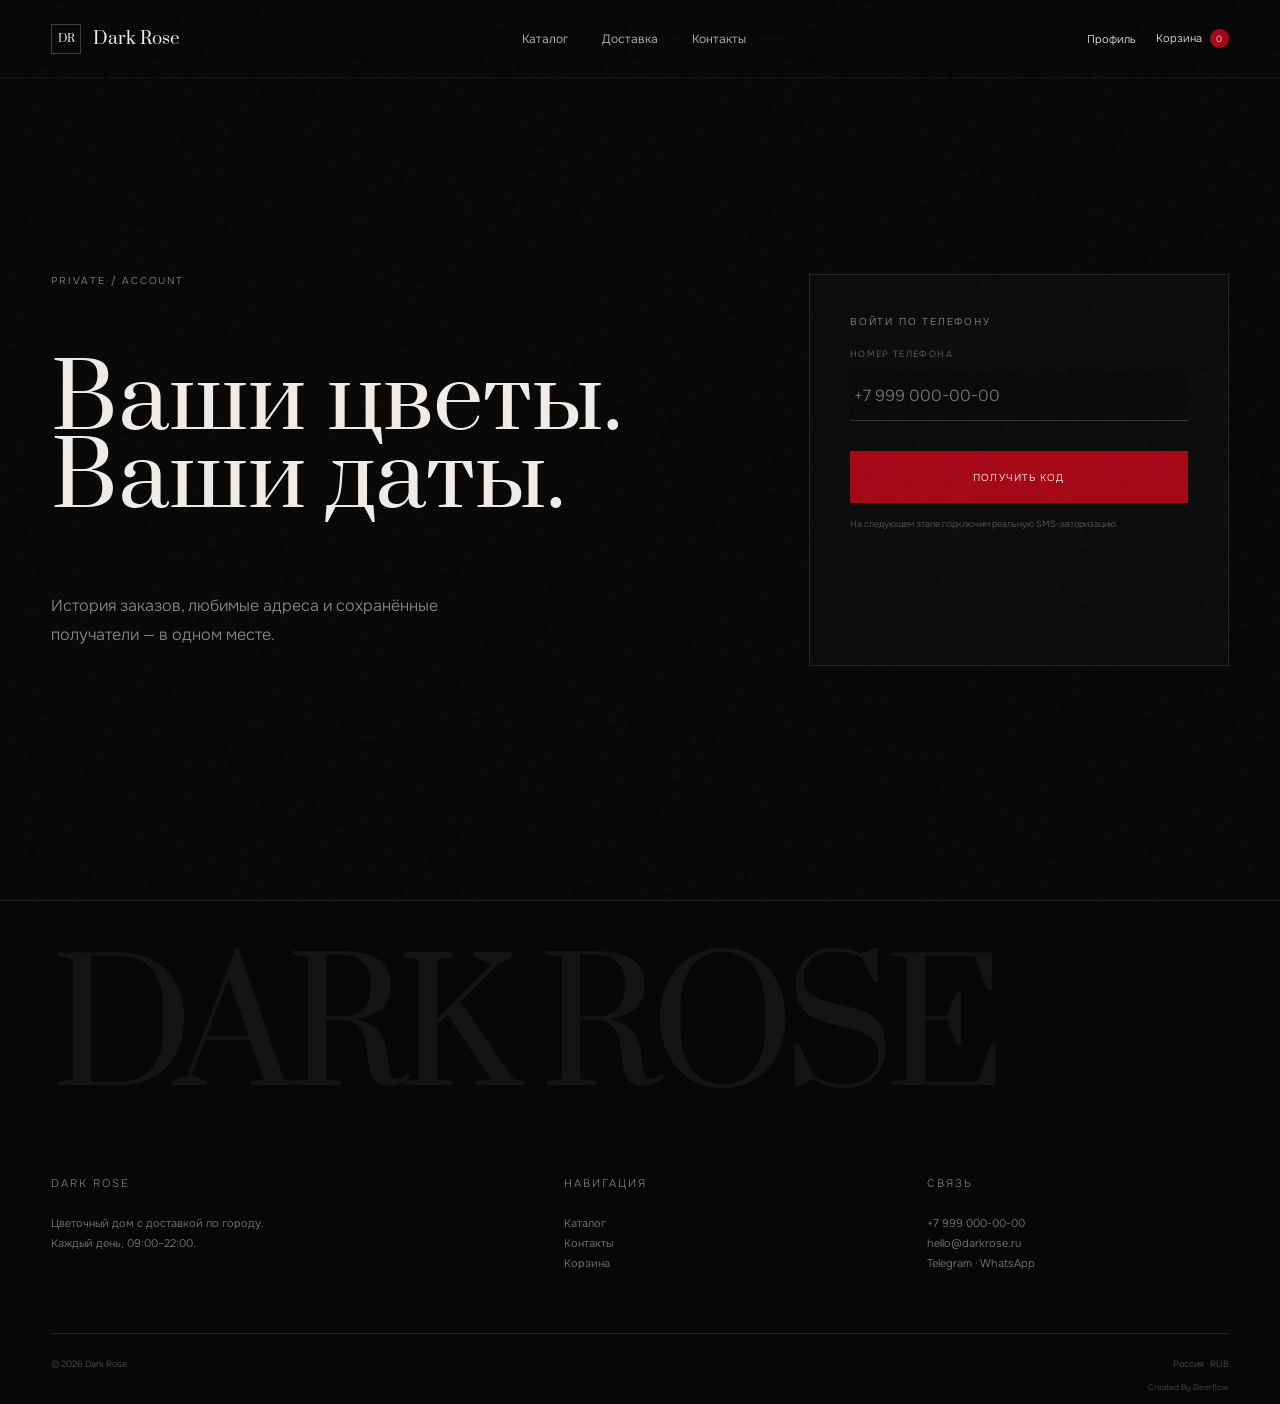
<file: account.html>
<!doctype html>
<html lang="ru">
<head>
  <meta charset="UTF-8" />
  <meta name="viewport" content="width=device-width, initial-scale=1.0" />
  <meta name="theme-color" content="#070707" />
  <title>Личный кабинет — Dark Rose</title>
  <link rel="preconnect" href="https://fonts.googleapis.com">
  <link rel="preconnect" href="https://fonts.gstatic.com" crossorigin>
  <link href="https://fonts.googleapis.com/css2?family=Onest:wght@300;400;500;600&family=Prata&display=swap" rel="stylesheet">
  <link rel="stylesheet" href="./assets/styles.css" />
</head>
<body data-page="account">
  <div id="app"></div>
  <script type="module" src="./assets/app.js"></script>
</body>
</html>
</file>
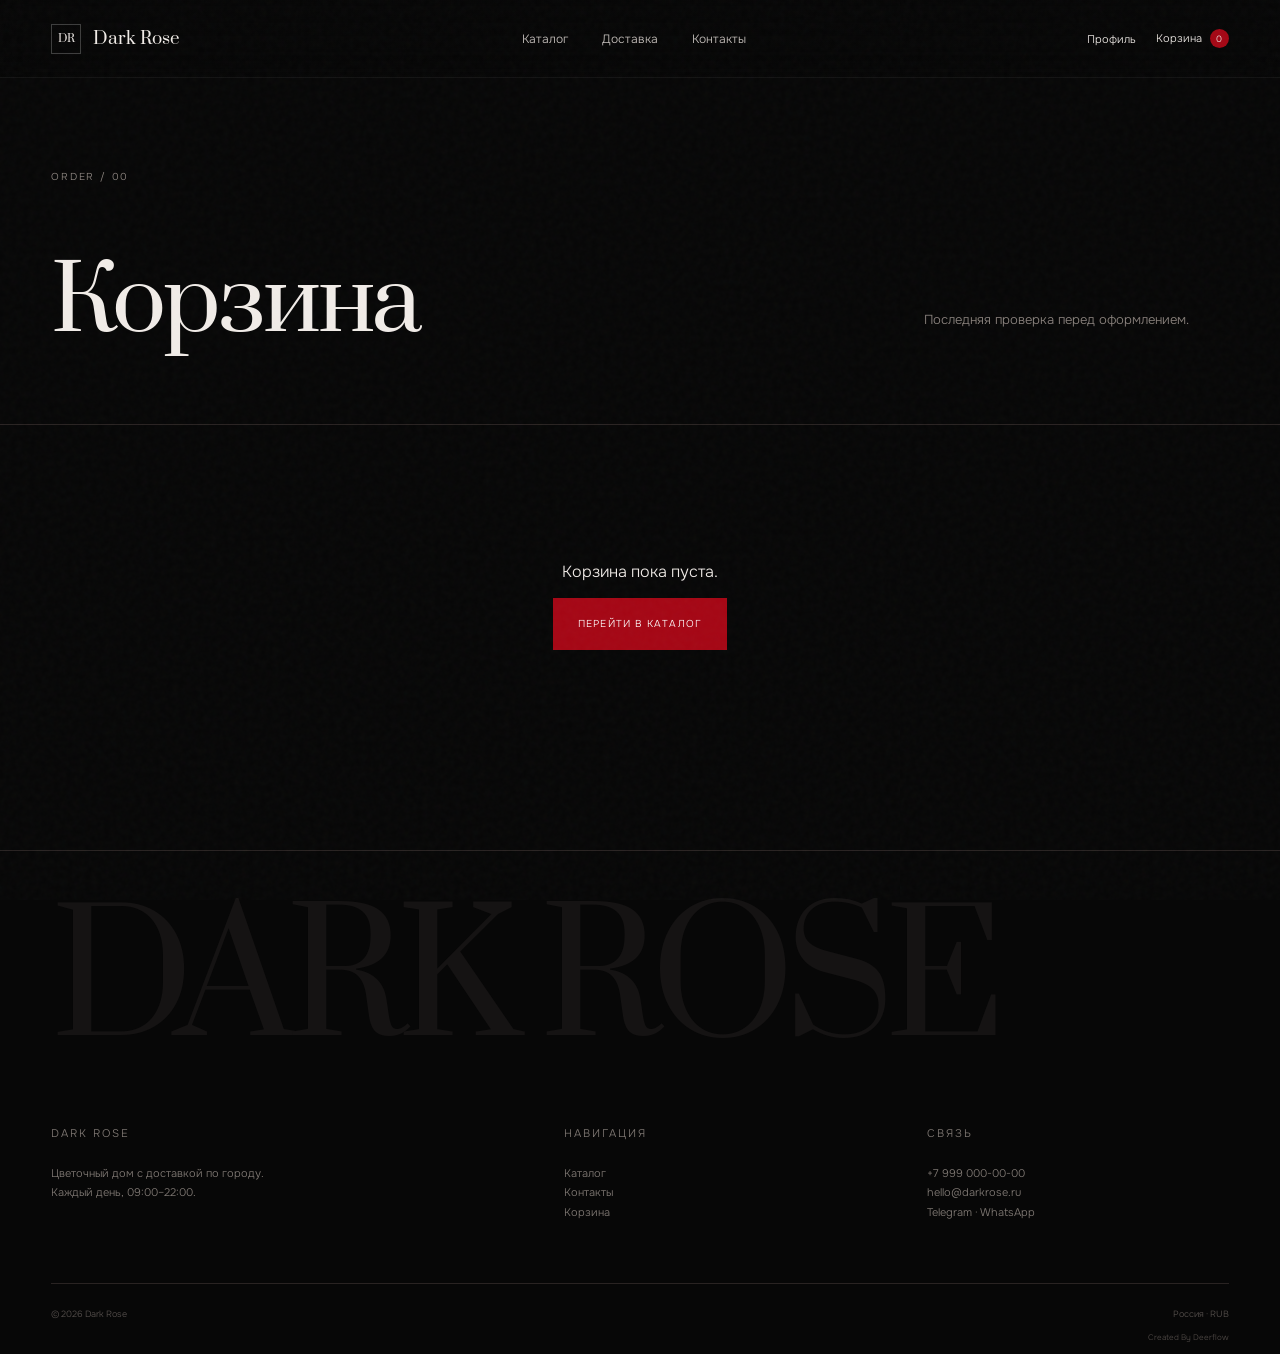
<file: cart.html>
<!doctype html>
<html lang="ru">
<head>
  <meta charset="UTF-8" />
  <meta name="viewport" content="width=device-width, initial-scale=1.0" />
  <meta name="theme-color" content="#070707" />
  <title>Корзина — Dark Rose</title>
  <link rel="preconnect" href="https://fonts.googleapis.com">
  <link rel="preconnect" href="https://fonts.gstatic.com" crossorigin>
  <link href="https://fonts.googleapis.com/css2?family=Onest:wght@300;400;500;600&family=Prata&display=swap" rel="stylesheet">
  <link rel="stylesheet" href="./assets/styles.css" />
</head>
<body data-page="cart">
  <div id="app"></div>
  <script type="module" src="./assets/app.js"></script>
</body>
</html>
</file>
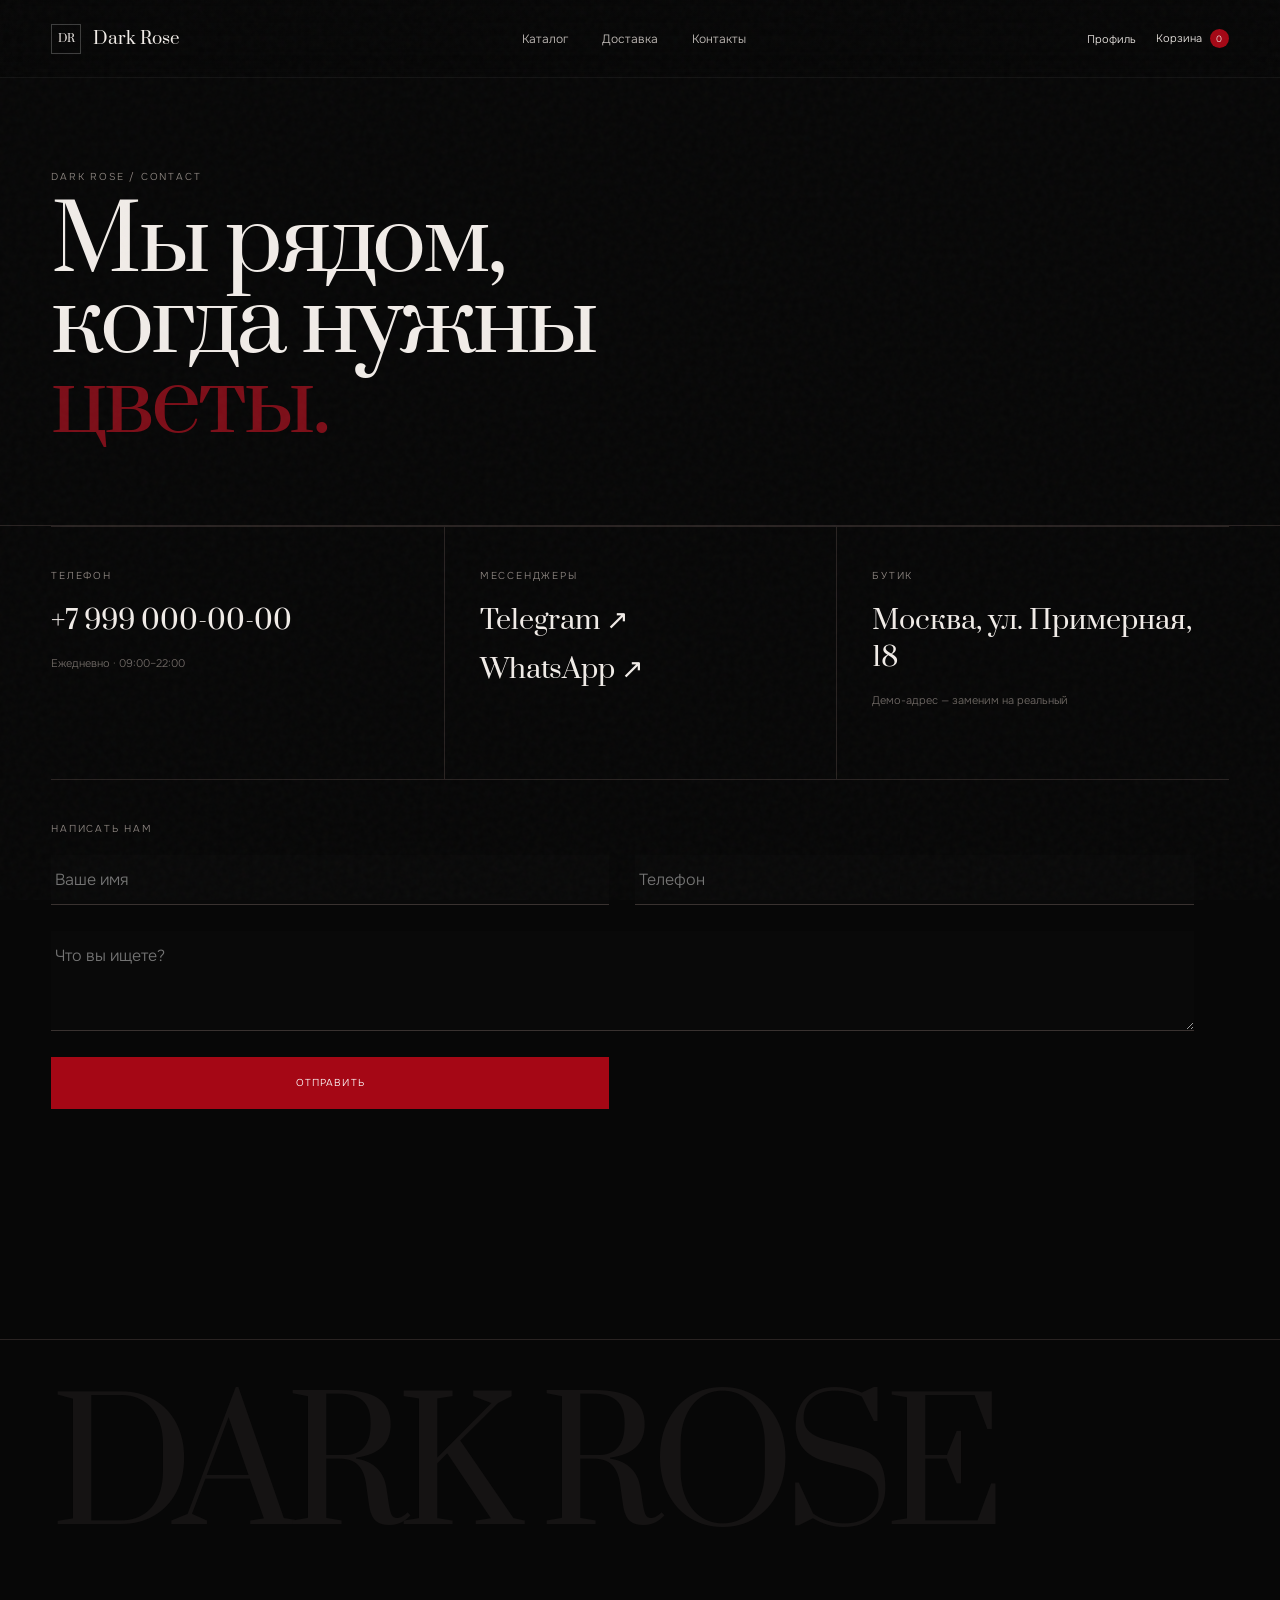
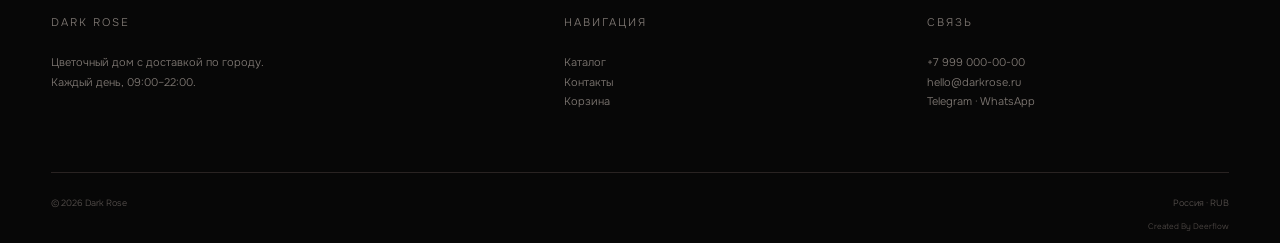
<file: contacts.html>
<!doctype html>
<html lang="ru">
<head>
  <meta charset="UTF-8" />
  <meta name="viewport" content="width=device-width, initial-scale=1.0" />
  <meta name="theme-color" content="#070707" />
  <title>Контакты — Dark Rose</title>
  <link rel="preconnect" href="https://fonts.googleapis.com">
  <link rel="preconnect" href="https://fonts.gstatic.com" crossorigin>
  <link href="https://fonts.googleapis.com/css2?family=Onest:wght@300;400;500;600&family=Prata&display=swap" rel="stylesheet">
  <link rel="stylesheet" href="./assets/styles.css" />
</head>
<body data-page="contacts">
  <div id="app"></div>
  <script type="module" src="./assets/app.js"></script>
</body>
</html>
</file>
<file: assets/styles.css>
:root{--bg:#070707;--ink:#f1ece8;--muted:#918984;--line:#292322;--red:#a50715;--red2:#d01829;--serif:'Prata',serif;--sans:'Onest',sans-serif;--pad:clamp(20px,4vw,68px)}
*{box-sizing:border-box}html{scroll-behavior:smooth}body{margin:0;background:var(--bg);color:var(--ink);font-family:var(--sans);font-weight:300;overflow-x:hidden}body:before{content:"";position:fixed;inset:0;pointer-events:none;z-index:90;opacity:.03;background-image:url("data:image/svg+xml,%3Csvg viewBox='0 0 180 180' xmlns='http://www.w3.org/2000/svg'%3E%3Cfilter id='n'%3E%3CfeTurbulence type='fractalNoise' baseFrequency='.8' numOctaves='3'/%3E%3C/filter%3E%3Crect width='100%25' height='100%25' filter='url(%23n)'/%3E%3C/svg%3E")}a{color:inherit;text-decoration:none}button,input,select,textarea{font:inherit}button{cursor:pointer}img{display:block;max-width:100%}.eyebrow{text-transform:uppercase;letter-spacing:.18em;font-size:10px;color:var(--muted);margin:0 0 20px}.section{padding:clamp(90px,12vw,180px) var(--pad)}
.site-header{position:fixed;z-index:70;top:0;left:0;right:0;height:78px;padding:0 var(--pad);display:flex;align-items:center;justify-content:space-between;border-bottom:1px solid #ffffff0d;background:linear-gradient(#070707e8,#07070733);backdrop-filter:blur(16px)}.brand{display:flex;align-items:center;gap:12px}.brand-mark{width:30px;height:30px;border:1px solid #ffffff38;display:grid;place-items:center;font-family:var(--serif);font-size:11px}.brand-name{font-family:var(--serif);font-size:17px}.main-nav{display:flex;gap:34px;font-size:12px;color:#c7c1bd}.header-actions{display:flex;align-items:center;gap:20px;font-size:11px}.cart-link span{display:inline-grid;place-items:center;min-width:19px;height:19px;border-radius:99px;background:var(--red);margin-left:5px;font-size:9px}.menu-button{display:none;background:none;border:0;width:32px;height:32px;position:relative}.menu-button span{position:absolute;width:20px;height:1px;background:#fff;left:6px}.menu-button span:first-child{top:12px}.menu-button span:last-child{top:19px}.mobile-menu{position:fixed;z-index:65;inset:68px 0 auto;background:#090909;padding:26px var(--pad);display:none;flex-direction:column}.mobile-menu.open{display:flex}.mobile-menu a{padding:13px 0;border-bottom:1px solid #181818}
.hero{min-height:100svh;position:relative;overflow:hidden;padding:130px var(--pad) 56px;display:flex;align-items:center;background:radial-gradient(circle at 76% 42%,rgba(128,9,26,.16),transparent 30%),linear-gradient(105deg,#070707 0%,#070707 46%,#0b0708 100%)}
.hero:after{content:"";position:absolute;inset:auto 0 0 0;height:180px;background:linear-gradient(transparent,var(--bg));z-index:3}
.hero-copy{position:relative;z-index:10;width:min(43vw,700px);max-width:43vw}
.hero-index{font-size:10px;letter-spacing:.22em;text-transform:uppercase;color:#7d7471;margin:0 0 50px}
.hero h1{font-family:var(--serif);font-weight:400;font-size:clamp(92px,13.4vw,235px);line-height:.72;letter-spacing:-.055em;margin:0;text-transform:uppercase}
.hero h1 span{display:block}
.hero h1 span:last-child{margin-left:14%}
.hero-tagline{font-family:var(--serif);font-size:clamp(22px,2vw,34px);margin:50px 0 36px;color:#cec3bd}
.hero-cta{display:flex;align-items:center;gap:30px}
.button{min-height:52px;padding:0 24px;border:1px solid transparent;display:inline-flex;align-items:center;justify-content:center;text-transform:uppercase;letter-spacing:.11em;font-size:10px;transition:.35s ease;background:transparent;color:#fff}
.button--solid{background:var(--red);border-color:var(--red)}
.button--solid:hover{background:var(--red2);border-color:var(--red2);transform:translateY(-2px)}
.button--outline{border-color:rgba(255,255,255,.3)}
.button--outline:hover{background:#fff;color:#000}
.button--wide{width:100%}
.text-link{font-size:11px;text-transform:uppercase;letter-spacing:.12em;display:inline-flex;gap:13px;align-items:center}
.text-link span{transition:.3s}
.text-link:hover span{transform:translate(4px,-4px)}
.hero-rose-wrap{position:absolute;z-index:5;width:min(54vw,920px);height:calc(100svh - 84px);right:0;top:84px;overflow:hidden;pointer-events:none;transform:translate(calc(var(--mx,0)*4px),calc(var(--my,0)*3px)) translateY(calc(var(--sy,0)*10px));transition:transform .14s linear;display:flex;align-items:center;justify-content:center}
.hero-rose-wrap:before{content:"";position:absolute;inset:0;z-index:3;background:linear-gradient(90deg,#070707 0%,rgba(7,7,7,.92) 7%,rgba(7,7,7,.48) 19%,rgba(7,7,7,.14) 35%,rgba(7,7,7,0) 54%);pointer-events:none}
.hero-glow{position:absolute;width:96%;aspect-ratio:1;right:-10%;top:1%;border-radius:50%;background:radial-gradient(circle,rgba(180,12,34,.26) 0%,rgba(96,5,19,.12) 42%,rgba(0,0,0,0) 74%);filter:blur(118px);animation:glow 6s ease-in-out infinite alternate;pointer-events:none}
.hero-rose-aura{position:absolute;inset:6% -2% 4% 8%;z-index:0;border-radius:50%;background:radial-gradient(circle at 60% 42%,rgba(160,10,27,.14),rgba(76,4,13,.06) 44%,rgba(0,0,0,0) 76%);filter:blur(30px);pointer-events:none}
.hero-rose{position:relative;z-index:2;display:block;width:min(98%,900px);height:auto;max-height:94%;object-fit:contain;filter:drop-shadow(0 34px 68px rgba(0,0,0,.48));animation:roseFloat 8s ease-in-out infinite alternate}
@keyframes roseFloat{0%{transform:translate3d(0,-.35%,0) scale(1.01)}100%{transform:translate3d(-.35%,.45%,0) scale(1.025)}}
@keyframes glow{to{transform:scale(1.12);opacity:.7}}
.hero-side-note{position:absolute;z-index:11;right:18px;bottom:95px;writing-mode:vertical-rl;font-size:9px;letter-spacing:.2em;text-transform:uppercase;color:#665f5b}
.hero-scroll{position:absolute;z-index:11;left:var(--pad);bottom:45px;display:flex;gap:14px;align-items:center;font-size:9px;text-transform:uppercase;letter-spacing:.18em;color:#716a66}
.hero-scroll i{width:58px;height:1px;background:#444;position:relative;overflow:hidden}
.hero-scroll i:after{content:"";position:absolute;width:24px;height:1px;background:#fff;animation:scrollLine 2s linear infinite}
@keyframes scrollLine{from{left:-24px}to{left:58px}}
.section-head{display:flex;justify-content:space-between;align-items:flex-end;gap:40px;margin-bottom:70px}.section-head h2,.custom h2,.page-hero h1,.contacts-hero h1{font-family:var(--serif);font-weight:400;font-size:clamp(52px,7vw,108px);line-height:.9;letter-spacing:-.035em;margin:0}.section-intro{max-width:410px;color:#a79f9a;line-height:1.8;font-size:14px}.selected-grid,.catalog-grid{display:grid;grid-template-columns:repeat(4,1fr);gap:36px 18px}.product-card--featured{transform:translateY(-24px)}.product-image{position:relative;display:block;aspect-ratio:3/4;overflow:hidden;background:#111}.product-image img{width:100%;height:100%;object-fit:cover;filter:saturate(.8) brightness(.78);transition:.7s}.product-image:hover img{transform:scale(1.035);filter:saturate(1) brightness(.9)}.product-badge{position:absolute;z-index:3;left:13px;top:13px;border:1px solid #ffffff44;background:#0005;backdrop-filter:blur(10px);padding:7px 9px;font-size:8px;letter-spacing:.16em;text-transform:uppercase}.product-arrow{position:absolute;right:14px;bottom:14px;width:34px;height:34px;border-radius:50%;display:grid;place-items:center;background:#f1ebe7;color:#000}.product-meta{display:flex;justify-content:space-between;gap:16px;padding-top:16px}.product-name{font-family:var(--serif);font-size:21px}.product-meta p{margin:5px 0 0;color:#7f7773;font-size:11px}.product-buy{display:flex;align-items:center;gap:10px}.product-buy strong{font-weight:400;font-size:12px;white-space:nowrap}.plus-button{border:1px solid #35302e;background:transparent;color:#fff;width:30px;height:30px;border-radius:50%;font-size:18px}.plus-button:hover{background:#fff;color:#000}
.manifesto{border-top:1px solid var(--line);border-bottom:1px solid var(--line)}.manifesto-line{font-family:var(--serif);font-size:clamp(48px,9.5vw,150px);line-height:.83;letter-spacing:-.055em;white-space:nowrap}.manifesto-line--accent{color:transparent;-webkit-text-stroke:1px #77101a;margin-left:6vw}.manifesto-copy{margin:70px 0 0 auto;width:min(430px,90%)}.manifesto-copy p:last-child{font-family:var(--serif);font-size:21px;line-height:1.5;color:#bbb2ad}
.editorial-grid{display:grid;grid-template-columns:1.25fr .75fr;grid-template-rows:520px 420px;gap:18px}.editorial-tile{position:relative;overflow:hidden}.editorial-tile img{width:100%;height:100%;object-fit:cover;filter:brightness(.65) saturate(.85);transition:.7s}.editorial-tile:hover img{transform:scale(1.03);filter:brightness(.78)}.editorial-tile span{position:absolute;left:24px;right:24px;bottom:22px;display:flex;justify-content:space-between;align-items:end}.editorial-tile b{font-family:var(--serif);font-size:clamp(30px,4vw,70px);font-weight:400}.editorial-tile em{font-style:normal;font-size:10px}.tile-1{grid-row:1/3}.tile-3,.tile-4{display:none}
.exclusive{display:grid;grid-template-columns:1.15fr .85fr;gap:0;padding-top:0;padding-bottom:0;min-height:760px;background:#090909}.exclusive-media img{width:100%;height:100%;object-fit:cover;filter:brightness(.58) saturate(.8)}.exclusive-content{padding:90px 7vw;display:flex;flex-direction:column;justify-content:center}.exclusive-content h2{font-family:var(--serif);font-size:clamp(60px,8vw,128px);font-weight:400;line-height:.78;margin:0 0 35px}.exclusive-content h2 i{color:#8b0d18;font-style:normal}.exclusive-content p{color:#8e8580;line-height:1.7}.exclusive-content strong{font-weight:400;margin:15px 0 35px}.exclusive-content .button{align-self:flex-start}
.delivery-steps{display:grid;grid-template-columns:repeat(3,1fr);border-top:1px solid var(--line)}.delivery-steps>div{padding:38px 35px 50px 0;border-right:1px solid var(--line)}.delivery-steps>div+div{padding-left:35px}.delivery-steps span{font-size:10px;color:#75101a}.delivery-steps h3{font-family:var(--serif);font-size:28px;font-weight:400;margin:36px 0 12px}.delivery-steps p{color:#837b76;font-size:12px;line-height:1.7}
.custom{display:grid;grid-template-columns:1fr 1fr;gap:8vw;border-top:1px solid var(--line)}.custom h2 i{color:#85101a;font-style:normal}.custom-form{display:grid;grid-template-columns:1fr 1fr;gap:24px;align-content:center}.custom-form label span,.login-form label span{display:block;font-size:9px;text-transform:uppercase;letter-spacing:.15em;color:#6e6762;margin-bottom:11px}input,select,textarea{width:100%;background:#090909;border:0;border-bottom:1px solid #393230;color:#ddd;padding:14px 4px;outline:none}.custom-form .button{align-self:end}
.site-footer{position:relative;border-top:1px solid var(--line);padding:65px var(--pad) 34px}.footer-wordmark{font-family:var(--serif);font-size:13vw;line-height:.8;letter-spacing:-.06em;color:#151313;margin-bottom:75px}.footer-grid{display:grid;grid-template-columns:1.5fr 1fr 1fr;gap:60px}.footer-grid p,.footer-grid a,.footer-grid span{display:block;color:#817a75;font-size:11px;line-height:1.8}.footer-bottom{display:flex;justify-content:space-between;border-top:1px solid var(--line);padding-top:24px;margin-top:60px;color:#57514e;font-size:9px}.deerflow-signature{position:absolute;right:var(--pad);bottom:34px;font-size:8px;color:#4e4845;transform:translateY(22px)}
.page-hero{padding:170px var(--pad) 80px;border-bottom:1px solid var(--line)}.page-hero.compact{display:grid;grid-template-columns:1.6fr .6fr;align-items:end;gap:60px}.page-hero.compact .eyebrow{grid-column:1/-1}.page-hero.compact p:last-child{color:#8b837e;line-height:1.7;font-size:13px}.catalog-shell{display:grid;grid-template-columns:250px 1fr;gap:70px;padding:70px var(--pad) 150px}.filters{position:sticky;top:105px;align-self:start}.filter-group{padding-bottom:28px;margin-bottom:28px;border-bottom:1px solid var(--line)}.filter-group>p{font-size:9px;text-transform:uppercase;letter-spacing:.18em;color:#746d68}.filter-chip{display:block;background:none;border:0;color:#827a75;padding:6px 0}.filter-chip.active,.filter-chip:hover{color:#fff}.filter-group label{display:flex;gap:9px;color:#7f7773;font-size:12px;margin:10px 0}.catalog-toolbar{display:flex;justify-content:space-between;margin-bottom:25px}.catalog-toolbar p{font-size:11px;color:#6f6864}.catalog-toolbar select{width:auto}.catalog-grid{grid-template-columns:repeat(3,1fr)}.no-results{grid-column:1/-1;padding:80px;text-align:center}
.product-detail{display:grid;grid-template-columns:1.15fr .85fr;min-height:100vh}.product-detail-media{height:100vh;position:relative}.product-detail-media img{width:100%;height:100%;object-fit:cover;filter:brightness(.72) saturate(.86)}.image-caption{position:absolute;left:25px;bottom:25px;font-size:9px}.product-detail-info{padding:150px 8vw 80px;display:flex;flex-direction:column;justify-content:center}.back-link{font-size:10px;color:#736c68;margin-bottom:60px}.product-detail-info h1{font-family:var(--serif);font-size:clamp(70px,8vw,130px);font-weight:400;line-height:.8;margin:0}.product-subtitle{font-family:var(--serif);font-size:23px;color:#8d8580}.product-price{margin:12px 0 35px}.product-description{color:#938b86;line-height:1.8;font-size:13px}.product-options{display:grid;grid-template-columns:1fr 1fr;gap:35px;border-block:1px solid var(--line);padding:24px 0;margin:35px 0}.size-pills{display:flex;gap:7px}.size-pills button{background:transparent;color:#777;border:1px solid #292524;width:34px;height:34px}.size-pills .active{color:#fff}.switch-row{display:flex;gap:9px;font-size:11px}.switch-row input{display:none}.product-notes{display:grid;grid-template-columns:repeat(3,1fr);gap:10px;margin-top:24px}.product-notes p{font-size:9px;color:#68615d;border-left:1px solid var(--line);padding-left:9px}
.cart-layout{display:grid;grid-template-columns:1fr 390px;gap:80px;padding:50px var(--pad) 150px}.cart-item{display:grid;grid-template-columns:150px 1fr;gap:25px;padding:20px 0;border-bottom:1px solid var(--line)}.cart-item img{width:150px;height:190px;object-fit:cover}.cart-item-info{display:flex;flex-direction:column;justify-content:space-between}.cart-item h3{font-family:var(--serif);font-size:30px;font-weight:400;margin:0}.cart-item p{color:#766f6a}.cart-item-bottom{display:flex;align-items:center;gap:25px}.qty{display:flex;border:1px solid #2b2725}.qty button{width:30px;height:30px;background:none;border:0;color:#aaa}.qty span{width:28px;display:grid;place-items:center}.remove{margin-left:auto;background:none;border:0;color:#777}.order-summary{position:sticky;top:110px;align-self:start;background:#0c0c0c;border:1px solid var(--line);padding:30px}.order-summary>div{display:flex;justify-content:space-between;padding:11px 0;color:#888;font-size:11px}.summary-total{border-top:1px solid var(--line);margin-top:15px;padding-top:25px!important}.summary-total strong{font-family:var(--serif);font-size:26px;font-weight:400}.empty-cart{padding:120px var(--pad) 200px;text-align:center}
.contacts-hero h1 i{color:#7c0e18;font-style:normal}.contacts-grid{display:grid;grid-template-columns:repeat(3,1fr);padding:0 var(--pad) 160px}.contact-block{padding:42px 35px 70px 0;border-top:1px solid var(--line)}.contact-block+.contact-block{padding-left:35px;border-left:1px solid var(--line)}.contact-block a,.contact-block strong{display:block;font-family:var(--serif);font-size:clamp(20px,2.1vw,34px);font-weight:400;margin-bottom:12px}.contact-block span{color:#716a66;font-size:11px}.contact-block--wide{grid-column:1/-1;border-left:0!important;padding-left:0!important}.contact-block form{display:grid;grid-template-columns:1fr 1fr;gap:26px}.contact-block textarea{grid-column:1/-1;min-height:100px}.account-page{min-height:100vh;padding:140px var(--pad) 100px;display:flex;align-items:center}.account-panel{width:100%;display:grid;grid-template-columns:1.2fr .8fr;gap:10vw}.account-copy h1{font-family:var(--serif);font-size:clamp(62px,7vw,118px);font-weight:400;line-height:.87}.account-copy>p:last-child{max-width:420px;color:#888;line-height:1.8}.login-form{border:1px solid var(--line);padding:40px;background:#0b0b0b}.login-form .button{margin-top:30px}.login-form small{display:block;color:#5d5753;font-size:9px;margin-top:15px}.toast{position:fixed;z-index:100;right:24px;bottom:24px;background:#eee8e3;color:#090909;padding:16px 20px;font-size:11px;transform:translateY(20px);opacity:0;transition:.3s}.toast.show{transform:none;opacity:1}[data-reveal]{opacity:0;transform:translateY(24px);transition:.8s}[data-reveal].revealed{opacity:1;transform:none}
@media(max-width:1100px){.selected-grid{grid-template-columns:repeat(2,1fr)}.catalog-grid{grid-template-columns:repeat(2,1fr)}.hero-copy{width:48vw}.hero-rose-wrap{width:min(44vw,620px)}}
@media(max-width:760px){.site-header{height:68px}.main-nav,.icon-link{display:none}.menu-button{display:block}.hero{padding-top:110px;align-items:flex-start}.hero-copy{width:100%}.hero h1{font-size:19vw;position:relative;z-index:5}.hero-tagline{font-size:22px;margin:32px 0 25px}.hero-cta{flex-wrap:wrap}.hero-rose-wrap{width:88vw;height:54vh;right:50%;top:38vh;transform:translateX(50%)}.hero-side-note{display:none}.section{padding:90px 20px}.section-head{display:block;margin-bottom:46px}.section-head h2,.custom h2,.page-hero h1,.contacts-hero h1{font-size:14vw}.selected-grid,.catalog-grid{grid-template-columns:1fr 1fr;gap:35px 12px}.product-card--featured{transform:none}.manifesto-line{font-size:12.5vw;white-space:normal}.editorial-grid{grid-template-columns:1fr;grid-template-rows:90vw 72vw}.tile-1{grid-row:auto}.exclusive{display:block}.exclusive-media{height:70vh}.exclusive-content{padding:70px 20px}.delivery-steps{grid-template-columns:1fr}.delivery-steps>div,.delivery-steps>div+div{border-right:0;border-bottom:1px solid var(--line);padding:30px 0}.custom{grid-template-columns:1fr}.custom-form{grid-template-columns:1fr}.footer-wordmark{font-size:19vw}.footer-grid{grid-template-columns:1fr}.deerflow-signature{position:static;display:block;margin-top:18px}.page-hero{padding:125px 20px 60px}.page-hero.compact{display:block}.catalog-shell{display:block;padding:35px 20px 100px}.filters{position:static;margin-bottom:35px}.filter-chip{display:inline-block;margin-right:12px}.product-detail{display:block}.product-detail-media{height:75vh}.product-detail-info{padding:55px 20px}.product-detail-info h1{font-size:20vw}.cart-layout{display:block;padding:30px 20px 100px}.order-summary{position:static;margin-top:35px}.contacts-grid{grid-template-columns:1fr;padding:0 20px 100px}.contact-block,.contact-block+.contact-block{padding:35px 0;border-left:0}.contact-block form{grid-template-columns:1fr}.account-page{padding:120px 20px}.account-panel{grid-template-columns:1fr}.account-copy h1{font-size:15vw}.toast{left:16px;right:16px;text-align:center}}
@media(max-width:430px){.selected-grid,.catalog-grid{grid-template-columns:1fr}.cart-link{font-size:0}.cart-link:before{content:'Корзина';font-size:11px}}
@media(prefers-reduced-motion:reduce){*{animation:none!important;scroll-behavior:auto!important}[data-reveal]{opacity:1;transform:none}}
</file>
